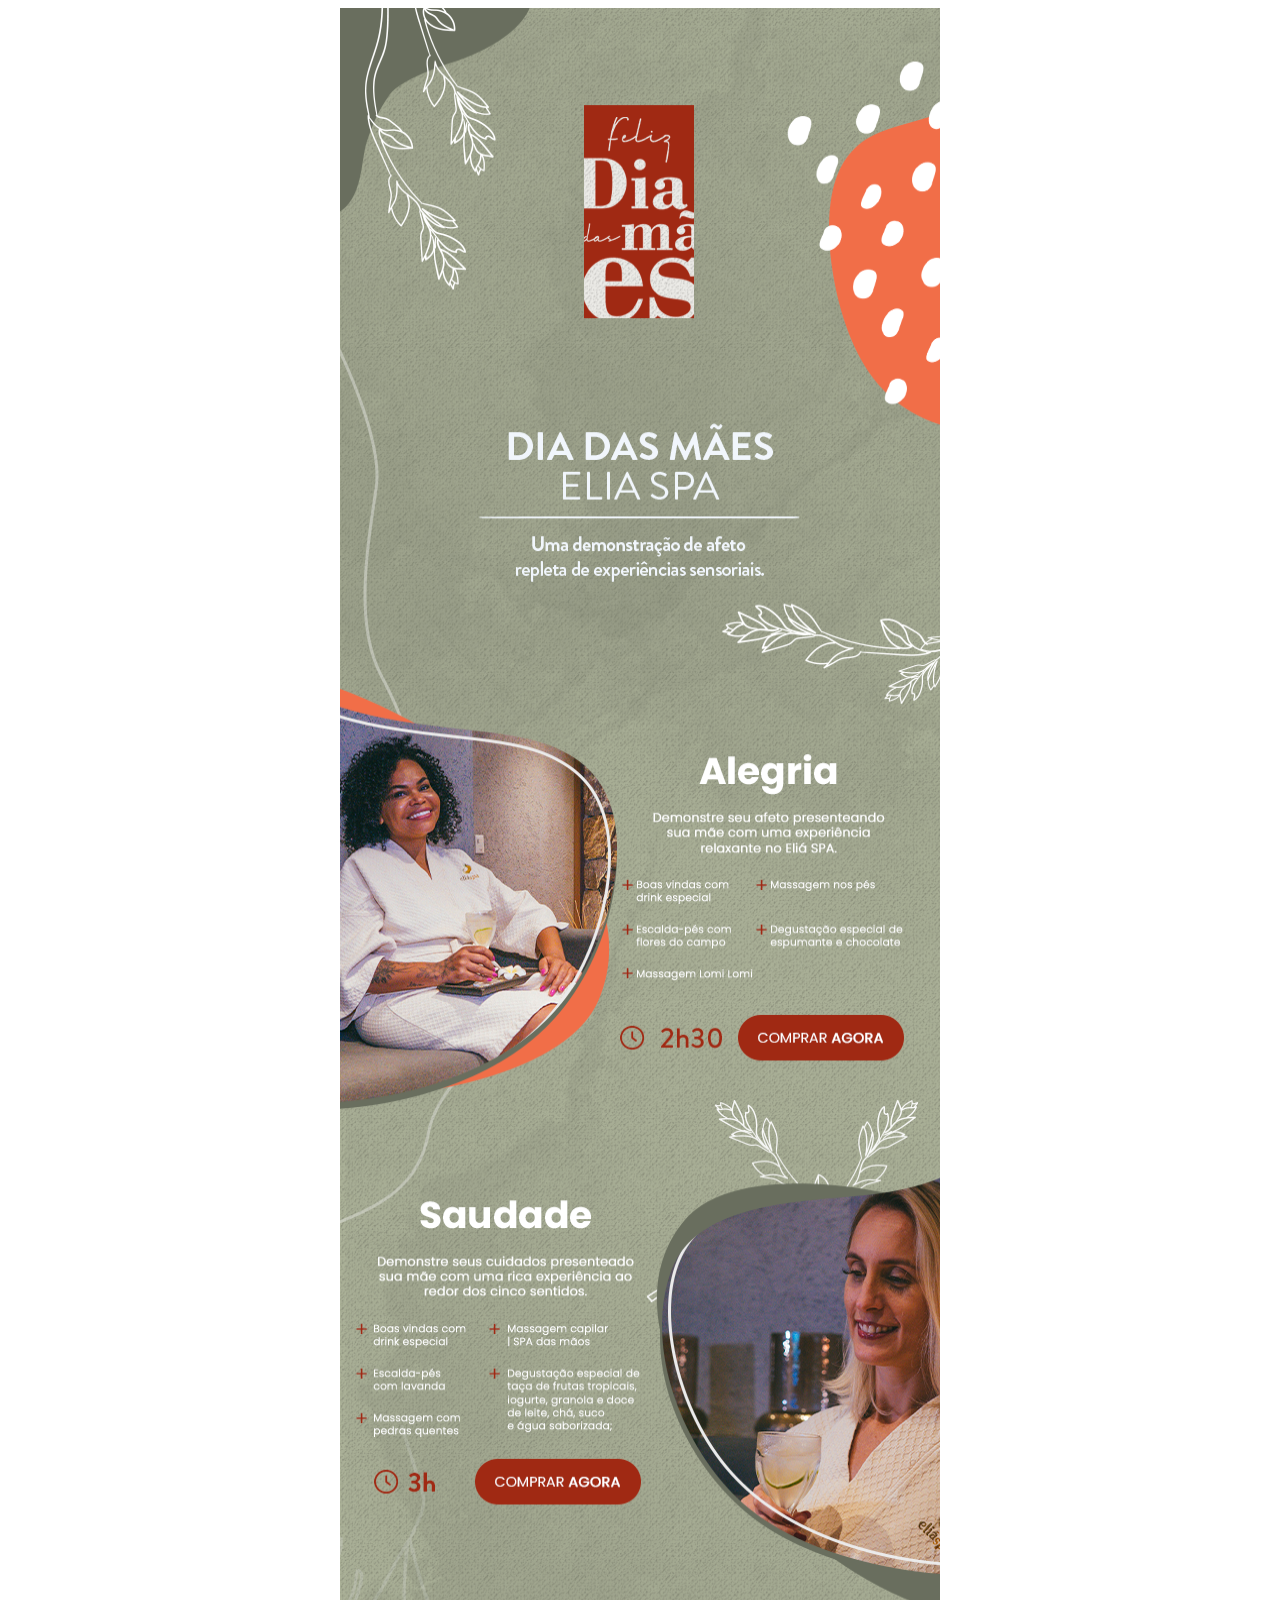
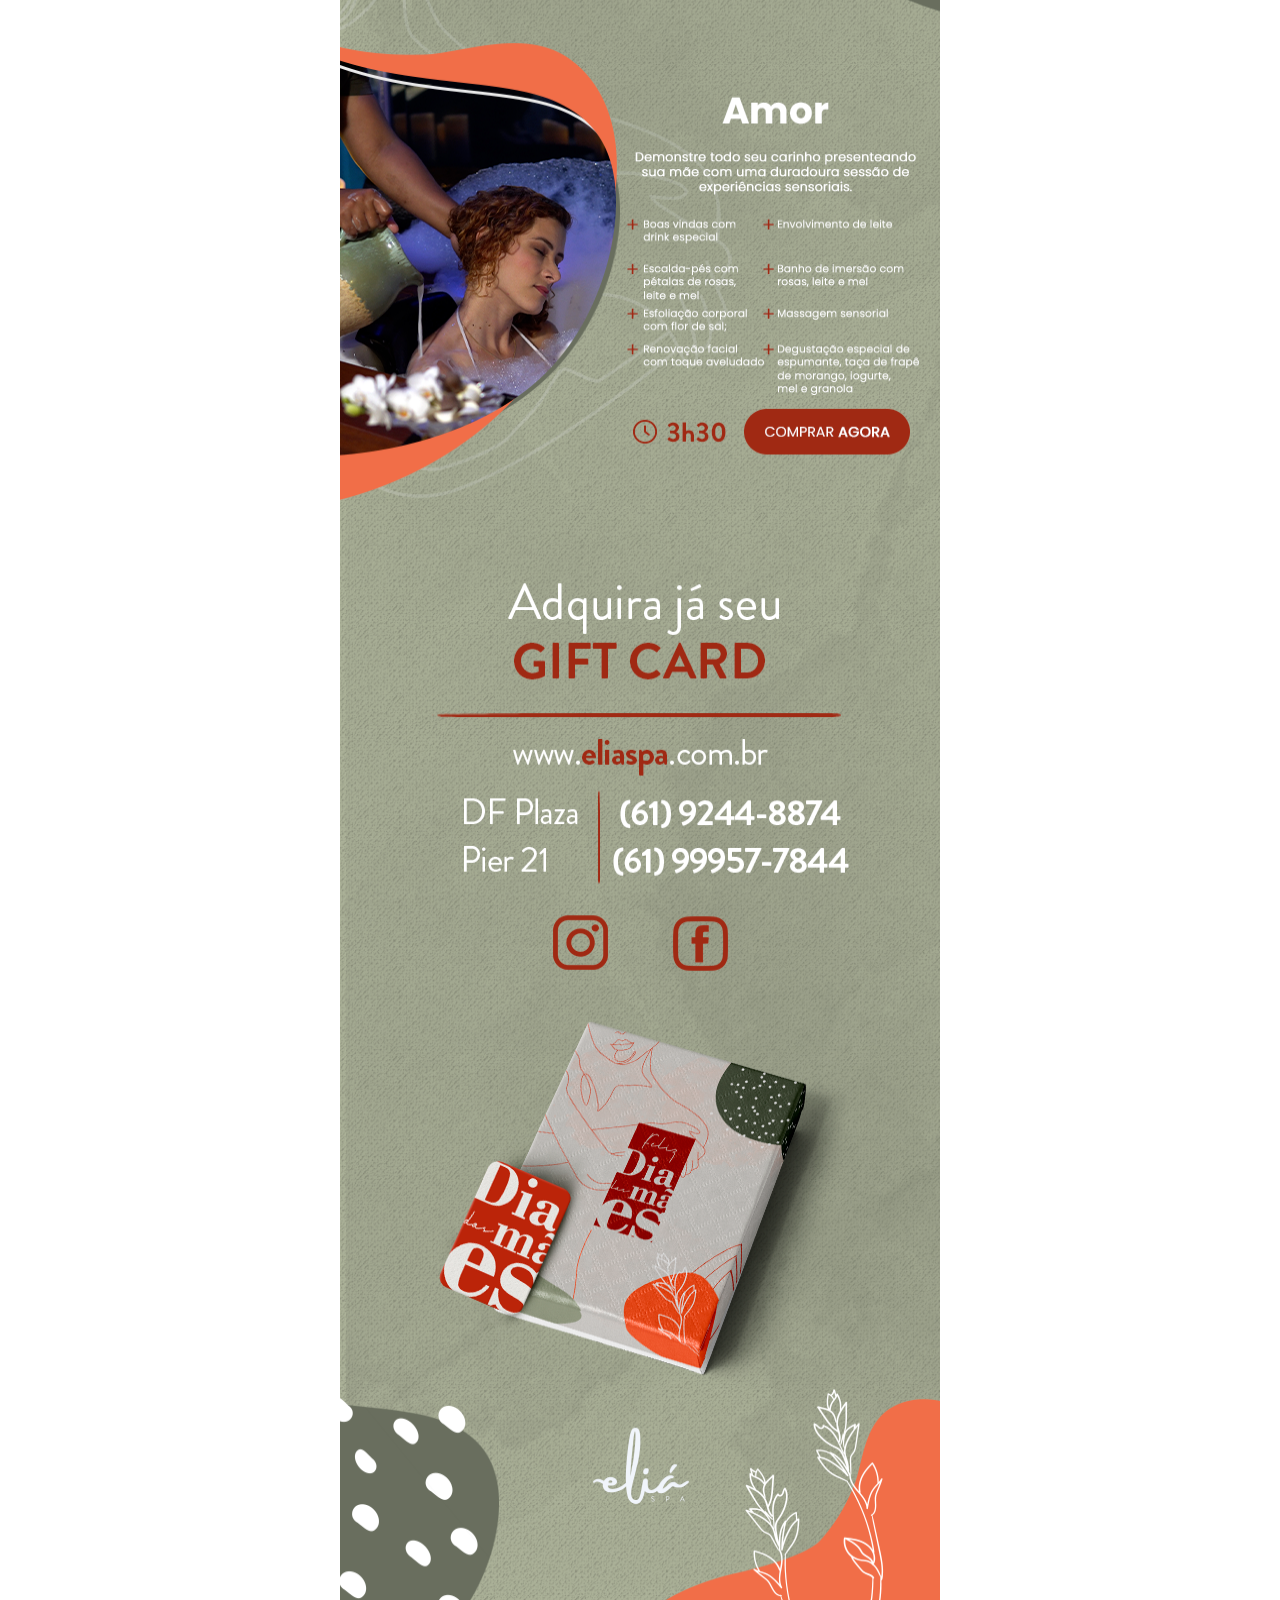
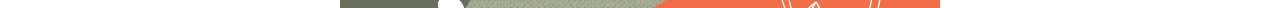
<file: templates/mkt-mail.html>
<!DOCTYPE html>
<html lang="en">
<head>
    <meta charset="UTF-8">
    <title>Eliá-Spa</title>
    <link rel="stylesheet" href="/static/css/mail.css">
</head>
<body>


<div class="mail-body">
    <img class="img-mail" src="/static/img/email-marketing.png" height="100%">

    <div class="mail-item ">
        <a class="box1" href="https://eliaspa.com.br/loja/servicos-variados/linha-de-inspiracao-alegria/">
        </a>
    </div>

     <div class="mail-item2 ">
        <a class="box2" href="https://eliaspa.com.br/loja/servicos-variados/linha-de-inspiracao-saudade/">
        </a>
    </div>
    <div class="mail-item3 ">
        <a class="box3" href="https://eliaspa.com.br/loja/servicos-variados/linha-de-inspiracao-amor/">
        </a>
    </div>


    <div class="site-item ">
        <a class="box4" href="https://eliaspa.com.br/">
        </a>

        <a class="box5" href="#">
        </a>
        <a class="box6" href="#">
        </a>
    </div>

</div>


</body>
</html>
</file>
<file: static/css/mail.css>
.mail-body{
    margin:0 auto;
    text-align:center;
    width:600px;
    position:relative;

}

.img-mail{
    width:600px;
    left:0;
    position:absolute;
    height:3200px;
    z-index:-1;


}


.mail-item{
    height:1100px;
    width:600px;
    z-index:2;
    position:relative;
    display:block;

}

.box1{
    position:absolute;
    bottom:20px;
    width:180px;
    height:80px;
    z-index:3;
    right:30px;

}

.mail-item2{
    height:450px;
    width:600px;
    z-index:2;
    position:relative;
    display:block;
}

.box2{
    position:absolute;
    bottom:30px;
    width:180px;
    height:80px;
    z-index:3;
    left:130px;

}


.mail-item3{
    height:550px;
    width:600px;
    z-index:2;
    position:relative;
    display:block;
}

.box3{
    position:absolute;
    bottom:30px;
    width:180px;
    height:80px;
    z-index:3;
    right:30px;

}


.site-item{
    height:550px;
    width:600px;
    z-index:2;
    position:relative;
    display:block;
}

.box4{
    position:absolute;
    top:200px;
    width:480px;
    height:80px;
    z-index:3;
    right:30px;

}

.box5{
    position:absolute;
    top:400px;
    width:100px;
    height:80px;
    z-index:3;
    left:180px;

}


.box6{
    position:absolute;
    top:400px;
    width:100px;
    height:80px;
    z-index:3;
    right:180px;

}
</file>
